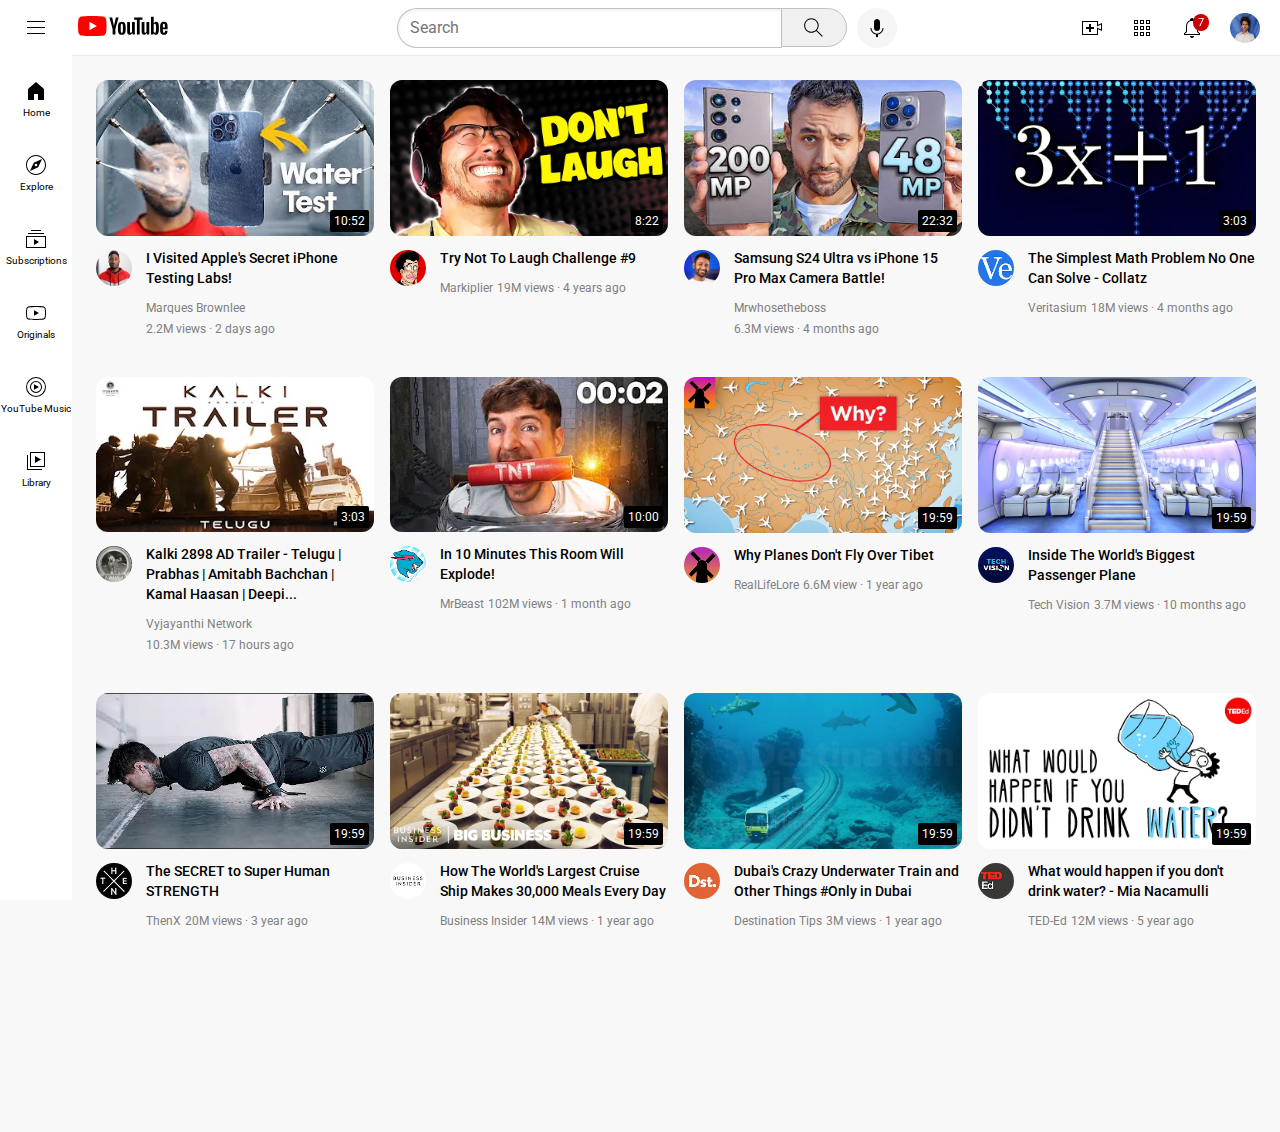
<file: index.html>
<!DOCTYPE html>
<html>
    <head>
        <title>Youtube clone</title>

        <link rel="preconnect" href="https://fonts.googleapis.com">
        <link rel="preconnect" href="https://fonts.gstatic.com" crossorigin>
        <link href="https://fonts.googleapis.com/css2?family=Roboto:ital,wght@0,100;0,300;0,400;0,500;0,700;0,900;1,100;1,300;1,400;1,500;1,700;1,900&display=swap" rel="stylesheet">

        <link rel="stylesheet" href="styles/video.css">
        <link rel="stylesheet" href="styles/general.css">
        <link rel="stylesheet" href="styles/header.css">
        <link rel="stylesheet" href="styles/sidebar.css">

        <link rel="icon" type="image/x-icon" href="/images/favicon.ico">
        <link rel="icon" type="image/x-ico" href="Icons/yt-logo.png">

    </head>
    <body>
        <div class="header">
            <div class="leftside">
                <img class="menubar" src="Icons/hamburger-menu.svg">
                <a href="https://www.youtube.com/"><img class="youtubelogo" src="Icons/youtube-logo.svg"></a>
            </div>
            <div class="center">
                <input class="box" type="text" placeholder="Search">
                <button class="search-button">
                    <img class="search-icon" src="Icons/search.svg">
                    <div class="tooltip">Search</div>
                </button>
                <button class="voice-button">
                    <img class="voice-icon" src="Icons/voice-search-icon.svg">
                    <div class="tooltip">Search with your voice</div>
                </button>
            </div>
            <div class="Rightside">
                <div class="upload-container">
                    <img class="upload" src="Icons/upload.svg">
                    <div class="tooltip">Create</div>
                </div>
                <div class="apps-container">
                    <img class="apps" src="Icons/youtube-apps.svg">
                    <div class="tooltip">YouTube apps</div>
                </div>

                <div class="notification-container">
                    <img class="notifications" src="Icons/notifications.svg">
                    <div class="noti7">7</div>
                    <div class="tooltip">Notifications</div>
                </div>
                <img class="profile" src="Icons/profile.jpg">
            </div>

        </div>

        <div class="sidebar">
            <div class="sidebar-links">
                <img src="sidebar_Icons/home.svg">
                <div>Home</div>
            </div>
            <div class="sidebar-links">
                <img src="sidebar_Icons/explore.svg">
                <div>Explore</div>
            </div>
            <div class="sidebar-links">
                <img src="sidebar_Icons/subscriptions.svg">
                <div>Subscriptions</div>
            </div>
            <div class="sidebar-links">
                <img src="sidebar_Icons/originals.svg">
                <div>Originals</div>
            </div>
            <div class="sidebar-links">
                <img src="sidebar_Icons/youtube-music.svg">
                <div>YouTube Music</div>
            </div>
            <div class="sidebar-links">
                <img src="sidebar_Icons/library.svg">
                <div>Library</div>
            </div>
        </div>


        <div class="video-total">
            <div class="video-preview">
                <div class="Thumbnail">
                    <a href="https://www.youtube.com/watch?v=8reaJG7z-is"><img class="image-1" src="Thumbnails/thumbnail-1.webp"></a>
                    <div class="video-time">10:52</div>
                </div>

                <div class="video-info-grid">
                    <div class="channel-picture">
                        <img class="dp-1" src="DP/channel-1.jpeg">
                    </div>
                    <div class="video-info">
                        <p class="video-title">
                            I Visited Apple's Secret iPhone Testing Labs!
                        </p>
                        <p class="video-author">
                            Marques Brownlee
                        </p>
                        <p class="video-stats">
                            2.2M views 	&#183; 2 days ago
                        </p>
                    </div>
                </div>
            </div>
    
            <div class="video-preview">
                <div class="Thumbnail">
                    <a href="https://www.youtube.com/watch?v=mP0RAo9SKZk"><img class="image-1" src="Thumbnails/thumbnail-2.webp"></a>
                    <div class="video-time">8:22</div>
                </div>
                <div class="video-info-grid">
                    <div class="channel-picture">
                        <img class="dp-1" src="DP/channel-2.jpeg">
                    </div>
                    <div class="video-info">
                        <p class="video-title">
                            Try Not To Laugh Challenge #9
                        </p>
                        <p class="video-author">
                            Markiplier
                        </p>
                        <p class="video-stats">
                            19M views 	&#183; 4 years ago
                        </p>
                    </div>
                </div>
            </div>
    
            <div class="video-preview">
                <div class="Thumbnail">
                    <a href="https://www.youtube.com/watch?v=FgjPQQeTh1w"><img class="image-1" src="Thumbnails/thumbnail-3.webp"></a>
                    <div class="video-time">22:32</div>
                </div>
                <div class="video-info-grid">
                    <div class="channel-picture">
                        <img class="dp-1" src="DP/channel-3.jpeg">
                    </div>
                    <div class="video-info">
                        <p class="video-title"> 
                            Samsung S24 Ultra vs iPhone 15 Pro Max Camera Battle!
                        </p>
                        <p class="video-author">
                            Mrwhosetheboss
                        </p>
                        <p class="video-stats">
                            6.3M views 	&#183; 4 months ago
                        </p>
                    </div>
                </div>
            </div>
    
            <div class="video-preview">
                <div class="Thumbnail">
                    <a href="https://www.youtube.com/watch?v=094y1Z2wpJg"><img class="image-1" src="Thumbnails/thumbnail-4.webp"></a>
                    <div class="video-time">3:03</div>
                </div>
                <div class="video-info-grid">
                    <div class="channel-picture">
                        <img class="dp-1" src="DP/channel-4.jpeg">
                    </div>
                    <div class="video-info">
                        <p class="video-title">
                            The Simplest Math Problem No One Can Solve - Collatz
                        </p>
                        <p class="video-author">
                            Veritasium
                        </p>
                        <p class="video-stats">
                            18M views 	&#183; 4 months ago
                        </p>
                    </div>
                </div>
            </div>
    
            <div class="video-preview">
                <div class="Thumbnail">
                    <a href="https://www.youtube.com/watch?v=y1-w1kUGuz8"><img class="image-1" src="Thumbnails/thumbnail-5.webp"></a>
                    <div class="video-time">3:03</div>
                </div>
                <div class="video-info-grid">
                    <div class="channel-picture">
                        <img class="dp-1" src="DP/channel-5.jpeg">
                    </div>
                    <div class="video-info">
                        <p class="video-title">
                            Kalki 2898 AD Trailer - Telugu | Prabhas | Amitabh Bachchan | Kamal Haasan | Deepi...
                        </p>
                        <p class="video-author">
                            Vyjayanthi Network
                        </p>
                        <p class="video-stats">
                            10.3M views &#183; 17 hours ago
                        </p>
                    </div>
                </div>
            </div>
    
            <div class="video-preview">
                <div class="Thumbnail">
                    <a href="https://www.youtube.com/watch?v=Pv0iVoSZzN8"><img class="image-1" src="Thumbnails/thumbnail-6.webp"></a>
                    <div class="video-time">10:00</div>
                </div>
                <div class="video-info-grid">
                    <div class="channel-picture">
                        <img class="dp-1" src="DP/channel-6.jpeg">
                    </div>
                    <div class="video-info">
                        <p class="video-title">
                            In 10 Minutes This Room Will Explode!
                        </p>
                        <p class="video-author">
                            MrBeast
                        </p>
                        <p class="video-stats">
                            102M views &#183; 1 month ago
                        </p>
                    </div>
                </div>
            </div>

            <div class="video-preview">
                <div class="Thumbnail">
                    <a href="https://www.youtube.com/watch?v=fNVa1qMbF9Y"><img class="image-1" src="Thumbnails/thumbnail-7.webp"></a>
                    <div class="video-time">19:59</div>
                </div>
                <div class="video-info-grid">
                    <div class="channel-picture">
                        <img class="dp-1" src="DP/channel-7.jpeg">
                    </div>
                    <div class="video-info">
                        <p class="video-title">
                            Why Planes Don't Fly Over Tibet
                        </p>
                        <p class="video-author">
                            RealLifeLore
                        </p>
                        <p class="video-stats">
                            6.6M view &#183; 1 year ago
                        </p>
                    </div>
                </div>
            </div>

            <div class="video-preview">
                <div class="Thumbnail">
                    <a href="https://www.youtube.com/watch?v=lFm4EM1juls"><img class="image-1" src="Thumbnails/thumbnail-8.webp"></a>
                    <div class="video-time">19:59</div>
                </div>
                <div class="video-info-grid">
                    <div class="channel-picture">
                        <img class="dp-1" src="DP/channel-8.jpeg">
                    </div>
                    <div class="video-info">
                        <p class="video-title">
                            Inside The World's Biggest Passenger Plane
                        </p>
                        <p class="video-author">
                            Tech Vision
                        </p>
                        <p class="video-stats">
                            3.7M views &#183; 10 months ago
                        </p>
                    </div>
                </div>
            </div>

            <div class="video-preview">
                <div class="Thumbnail">
                    <a href="https://www.youtube.com/watch?v=ixmxOlcrlUc"><img class="image-1" src="Thumbnails/thumbnail-9.webp"></a>
                    <div class="video-time">19:59</div>
                </div>
                <div class="video-info-grid">
                    <div class="channel-picture">
                        <img class="dp-1" src="DP/channel-9.jpeg">
                    </div>
                    <div class="video-info">
                        <p class="video-title">
                            The SECRET to Super Human STRENGTH
                        </p>
                        <p class="video-author">
                            ThenX
                        </p>
                        <p class="video-stats">
                            20M views &#183; 3 year ago
                        </p>
                    </div>
                </div>
            </div>

            <div class="video-preview">
                <div class="Thumbnail">
                    <a href="https://www.youtube.com/watch?v=R2vXbFp5C9o"><img class="image-1" src="Thumbnails/thumbnail-10.webp"></a>
                    <div class="video-time">19:59</div>
                </div>
                <div class="video-info-grid">
                    <div class="channel-picture">
                        <img class="dp-1" src="DP/channel-10.jpeg">
                    </div>
                    <div class="video-info">
                        <p class="video-title">
                            How The World's Largest Cruise Ship Makes 30,000 Meals Every Day
                        </p>
                        <p class="video-author">
                            Business Insider
                        </p>
                        <p class="video-stats">
                            14M views &#183; 1 year ago
                        </p>
                    </div>
                </div>
            </div>

            <div class="video-preview">
                <div class="Thumbnail">
                    <a href="https://www.youtube.com/watch?v=0nZuYyXET3s"><img class="image-1" src="Thumbnails/thumbnail-11.webp"></a>
                    <div class="video-time">19:59</div>
                </div>
                <div class="video-info-grid">
                    <div class="channel-picture">
                        <img class="dp-1" src="DP/channel-11.jpeg">
                    </div>
                    <div class="video-info">
                        <p class="video-title">
                            Dubai's Crazy Underwater Train and Other Things #Only in Dubai
                        </p>
                        <p class="video-author">
                            Destination Tips
                        </p>
                        <p class="video-stats">
                            3M views &#183; 1 year ago
                        </p>
                    </div>
                </div>
            </div>

            <div class="video-preview">
                <div class="Thumbnail">
                    <a href="https://www.youtube.com/watch?v=9iMGFqMmUFs"><img class="image-1" src="Thumbnails/thumbnail-12.webp"></a>
                    <div class="video-time">19:59</div>
                </div>
                <div class="video-info-grid">
                    <div class="channel-picture">
                        <img class="dp-1" src="DP/channel-12.jpeg">
                    </div>
                    <div class="video-info">
                        <p class="video-title">
                            What would happen if you don't drink water? - Mia Nacamulli
                        </p>
                        <p class="video-author">
                            TED-Ed
                        </p>
                        <p class="video-stats">
                            12M views &#183; 5 year ago
                        </p>
                    </div>
                </div>
            </div>

        </div>
        
    </body>
</html>
</file>
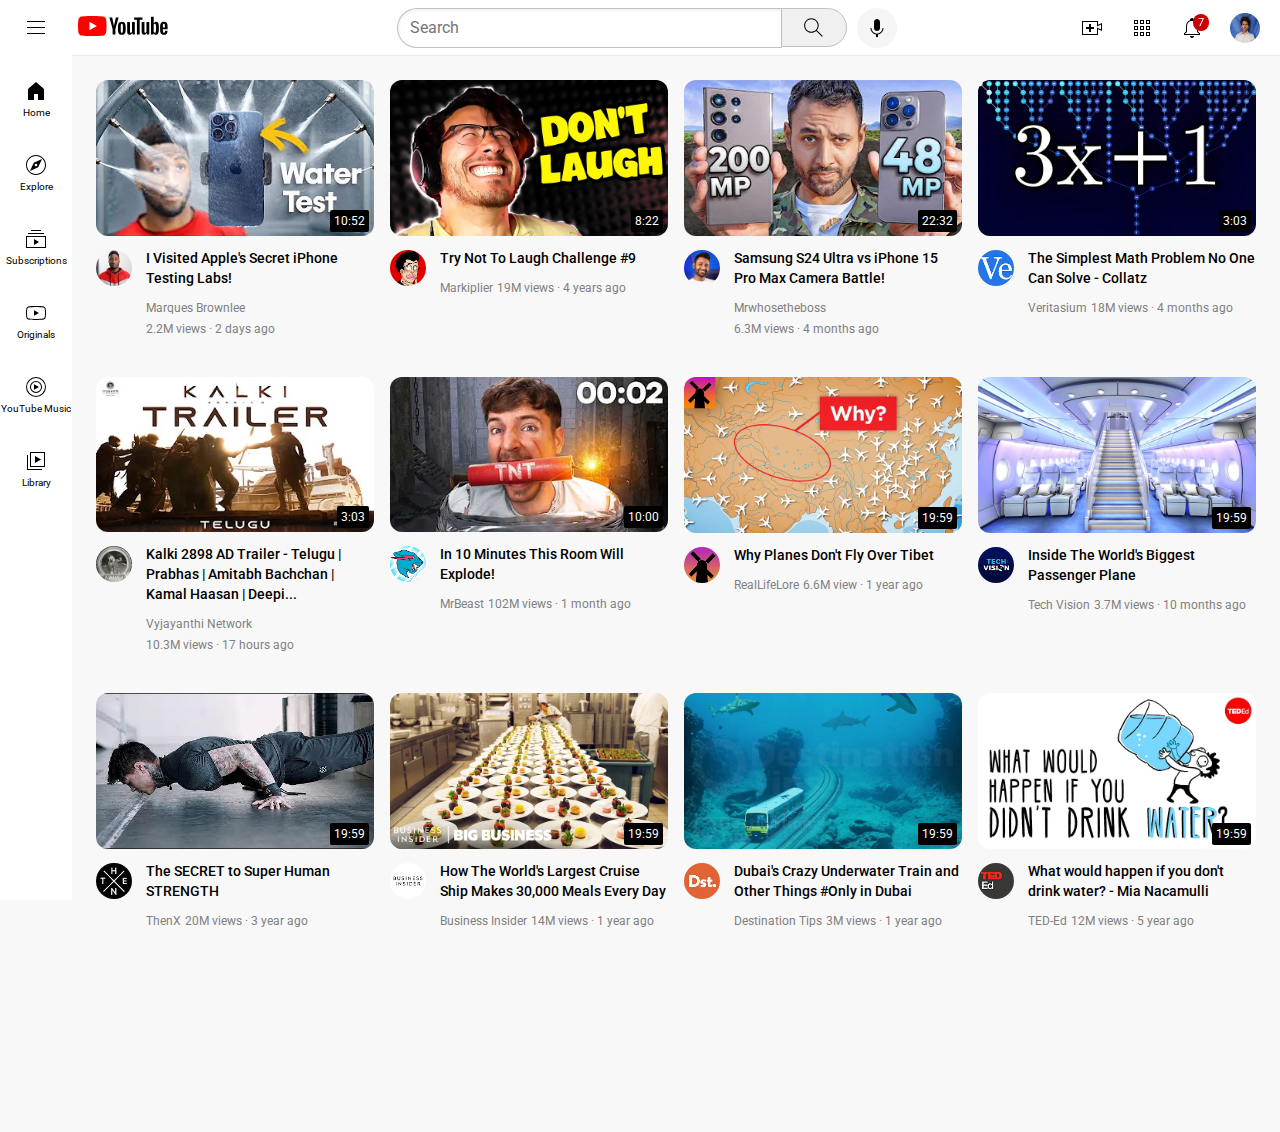
<file: Youtube.html>
<!DOCTYPE html>
<html>
    <head>
        <title>Youtube clone</title>

        <link rel="preconnect" href="https://fonts.googleapis.com">
        <link rel="preconnect" href="https://fonts.gstatic.com" crossorigin>
        <link href="https://fonts.googleapis.com/css2?family=Roboto:ital,wght@0,100;0,300;0,400;0,500;0,700;0,900;1,100;1,300;1,400;1,500;1,700;1,900&display=swap" rel="stylesheet">

        <link rel="stylesheet" href="styles/video.css">
        <link rel="stylesheet" href="styles/general.css">
        <link rel="stylesheet" href="styles/header.css">
        <link rel="stylesheet" href="styles/sidebar.css">

        <link rel="icon" type="image/x-icon" href="/images/favicon.ico">
        <link rel="icon" type="image/x-ico" href="Icons/yt-logo.png">

    </head>
    <body>
        <div class="header">
            <div class="leftside">
                <img class="menubar" src="Icons/hamburger-menu.svg">
                <a href="https://www.youtube.com/"><img class="youtubelogo" src="Icons/youtube-logo.svg"></a>
            </div>
            <div class="center">
                <input class="box" type="text" placeholder="Search">
                <button class="search-button">
                    <img class="search-icon" src="Icons/search.svg">
                    <div class="tooltip">Search</div>
                </button>
                <button class="voice-button">
                    <img class="voice-icon" src="Icons/voice-search-icon.svg">
                    <div class="tooltip">Search with your voice</div>
                </button>
            </div>
            <div class="Rightside">
                <div class="upload-container">
                    <img class="upload" src="Icons/upload.svg">
                    <div class="tooltip">Create</div>
                </div>
                <div class="apps-container">
                    <img class="apps" src="Icons/youtube-apps.svg">
                    <div class="tooltip">YouTube apps</div>
                </div>

                <div class="notification-container">
                    <img class="notifications" src="Icons/notifications.svg">
                    <div class="noti7">7</div>
                    <div class="tooltip">Notifications</div>
                </div>
                <img class="profile" src="Icons/profile.jpg">
            </div>

        </div>

        <div class="sidebar">
            <div class="sidebar-links">
                <img src="sidebar_Icons/home.svg">
                <div>Home</div>
            </div>
            <div class="sidebar-links">
                <img src="sidebar_Icons/explore.svg">
                <div>Explore</div>
            </div>
            <div class="sidebar-links">
                <img src="sidebar_Icons/subscriptions.svg">
                <div>Subscriptions</div>
            </div>
            <div class="sidebar-links">
                <img src="sidebar_Icons/originals.svg">
                <div>Originals</div>
            </div>
            <div class="sidebar-links">
                <img src="sidebar_Icons/youtube-music.svg">
                <div>YouTube Music</div>
            </div>
            <div class="sidebar-links">
                <img src="sidebar_Icons/library.svg">
                <div>Library</div>
            </div>
        </div>


        <div class="video-total">
            <div class="video-preview">
                <div class="Thumbnail">
                    <a href="https://www.youtube.com/watch?v=8reaJG7z-is"><img class="image-1" src="Thumbnails/thumbnail-1.webp"></a>
                    <div class="video-time">10:52</div>
                </div>

                <div class="video-info-grid">
                    <div class="channel-picture">
                        <img class="dp-1" src="DP/channel-1.jpeg">
                    </div>
                    <div class="video-info">
                        <p class="video-title">
                            I Visited Apple's Secret iPhone Testing Labs!
                        </p>
                        <p class="video-author">
                            Marques Brownlee
                        </p>
                        <p class="video-stats">
                            2.2M views 	&#183; 2 days ago
                        </p>
                    </div>
                </div>
            </div>
    
            <div class="video-preview">
                <div class="Thumbnail">
                    <a href="https://www.youtube.com/watch?v=mP0RAo9SKZk"><img class="image-1" src="Thumbnails/thumbnail-2.webp"></a>
                    <div class="video-time">8:22</div>
                </div>
                <div class="video-info-grid">
                    <div class="channel-picture">
                        <img class="dp-1" src="DP/channel-2.jpeg">
                    </div>
                    <div class="video-info">
                        <p class="video-title">
                            Try Not To Laugh Challenge #9
                        </p>
                        <p class="video-author">
                            Markiplier
                        </p>
                        <p class="video-stats">
                            19M views 	&#183; 4 years ago
                        </p>
                    </div>
                </div>
            </div>
    
            <div class="video-preview">
                <div class="Thumbnail">
                    <a href="https://www.youtube.com/watch?v=FgjPQQeTh1w"><img class="image-1" src="Thumbnails/thumbnail-3.webp"></a>
                    <div class="video-time">22:32</div>
                </div>
                <div class="video-info-grid">
                    <div class="channel-picture">
                        <img class="dp-1" src="DP/channel-3.jpeg">
                    </div>
                    <div class="video-info">
                        <p class="video-title"> 
                            Samsung S24 Ultra vs iPhone 15 Pro Max Camera Battle!
                        </p>
                        <p class="video-author">
                            Mrwhosetheboss
                        </p>
                        <p class="video-stats">
                            6.3M views 	&#183; 4 months ago
                        </p>
                    </div>
                </div>
            </div>
    
            <div class="video-preview">
                <div class="Thumbnail">
                    <a href="https://www.youtube.com/watch?v=094y1Z2wpJg"><img class="image-1" src="Thumbnails/thumbnail-4.webp"></a>
                    <div class="video-time">3:03</div>
                </div>
                <div class="video-info-grid">
                    <div class="channel-picture">
                        <img class="dp-1" src="DP/channel-4.jpeg">
                    </div>
                    <div class="video-info">
                        <p class="video-title">
                            The Simplest Math Problem No One Can Solve - Collatz
                        </p>
                        <p class="video-author">
                            Veritasium
                        </p>
                        <p class="video-stats">
                            18M views 	&#183; 4 months ago
                        </p>
                    </div>
                </div>
            </div>
    
            <div class="video-preview">
                <div class="Thumbnail">
                    <a href="https://www.youtube.com/watch?v=y1-w1kUGuz8"><img class="image-1" src="Thumbnails/thumbnail-5.webp"></a>
                    <div class="video-time">3:03</div>
                </div>
                <div class="video-info-grid">
                    <div class="channel-picture">
                        <img class="dp-1" src="DP/channel-5.jpeg">
                    </div>
                    <div class="video-info">
                        <p class="video-title">
                            Kalki 2898 AD Trailer - Telugu | Prabhas | Amitabh Bachchan | Kamal Haasan | Deepi...
                        </p>
                        <p class="video-author">
                            Vyjayanthi Network
                        </p>
                        <p class="video-stats">
                            10.3M views &#183; 17 hours ago
                        </p>
                    </div>
                </div>
            </div>
    
            <div class="video-preview">
                <div class="Thumbnail">
                    <a href="https://www.youtube.com/watch?v=Pv0iVoSZzN8"><img class="image-1" src="Thumbnails/thumbnail-6.webp"></a>
                    <div class="video-time">10:00</div>
                </div>
                <div class="video-info-grid">
                    <div class="channel-picture">
                        <img class="dp-1" src="DP/channel-6.jpeg">
                    </div>
                    <div class="video-info">
                        <p class="video-title">
                            In 10 Minutes This Room Will Explode!
                        </p>
                        <p class="video-author">
                            MrBeast
                        </p>
                        <p class="video-stats">
                            102M views &#183; 1 month ago
                        </p>
                    </div>
                </div>
            </div>

            <div class="video-preview">
                <div class="Thumbnail">
                    <a href="https://www.youtube.com/watch?v=fNVa1qMbF9Y"><img class="image-1" src="Thumbnails/thumbnail-7.webp"></a>
                    <div class="video-time">19:59</div>
                </div>
                <div class="video-info-grid">
                    <div class="channel-picture">
                        <img class="dp-1" src="DP/channel-7.jpeg">
                    </div>
                    <div class="video-info">
                        <p class="video-title">
                            Why Planes Don't Fly Over Tibet
                        </p>
                        <p class="video-author">
                            RealLifeLore
                        </p>
                        <p class="video-stats">
                            6.6M view &#183; 1 year ago
                        </p>
                    </div>
                </div>
            </div>

            <div class="video-preview">
                <div class="Thumbnail">
                    <a href="https://www.youtube.com/watch?v=lFm4EM1juls"><img class="image-1" src="Thumbnails/thumbnail-8.webp"></a>
                    <div class="video-time">19:59</div>
                </div>
                <div class="video-info-grid">
                    <div class="channel-picture">
                        <img class="dp-1" src="DP/channel-8.jpeg">
                    </div>
                    <div class="video-info">
                        <p class="video-title">
                            Inside The World's Biggest Passenger Plane
                        </p>
                        <p class="video-author">
                            Tech Vision
                        </p>
                        <p class="video-stats">
                            3.7M views &#183; 10 months ago
                        </p>
                    </div>
                </div>
            </div>

            <div class="video-preview">
                <div class="Thumbnail">
                    <a href="https://www.youtube.com/watch?v=ixmxOlcrlUc"><img class="image-1" src="Thumbnails/thumbnail-9.webp"></a>
                    <div class="video-time">19:59</div>
                </div>
                <div class="video-info-grid">
                    <div class="channel-picture">
                        <img class="dp-1" src="DP/channel-9.jpeg">
                    </div>
                    <div class="video-info">
                        <p class="video-title">
                            The SECRET to Super Human STRENGTH
                        </p>
                        <p class="video-author">
                            ThenX
                        </p>
                        <p class="video-stats">
                            20M views &#183; 3 year ago
                        </p>
                    </div>
                </div>
            </div>

            <div class="video-preview">
                <div class="Thumbnail">
                    <a href="https://www.youtube.com/watch?v=R2vXbFp5C9o"><img class="image-1" src="Thumbnails/thumbnail-10.webp"></a>
                    <div class="video-time">19:59</div>
                </div>
                <div class="video-info-grid">
                    <div class="channel-picture">
                        <img class="dp-1" src="DP/channel-10.jpeg">
                    </div>
                    <div class="video-info">
                        <p class="video-title">
                            How The World's Largest Cruise Ship Makes 30,000 Meals Every Day
                        </p>
                        <p class="video-author">
                            Business Insider
                        </p>
                        <p class="video-stats">
                            14M views &#183; 1 year ago
                        </p>
                    </div>
                </div>
            </div>

            <div class="video-preview">
                <div class="Thumbnail">
                    <a href="https://www.youtube.com/watch?v=0nZuYyXET3s"><img class="image-1" src="Thumbnails/thumbnail-11.webp"></a>
                    <div class="video-time">19:59</div>
                </div>
                <div class="video-info-grid">
                    <div class="channel-picture">
                        <img class="dp-1" src="DP/channel-11.jpeg">
                    </div>
                    <div class="video-info">
                        <p class="video-title">
                            Dubai's Crazy Underwater Train and Other Things #Only in Dubai
                        </p>
                        <p class="video-author">
                            Destination Tips
                        </p>
                        <p class="video-stats">
                            3M views &#183; 1 year ago
                        </p>
                    </div>
                </div>
            </div>

            <div class="video-preview">
                <div class="Thumbnail">
                    <a href="https://www.youtube.com/watch?v=9iMGFqMmUFs"><img class="image-1" src="Thumbnails/thumbnail-12.webp"></a>
                    <div class="video-time">19:59</div>
                </div>
                <div class="video-info-grid">
                    <div class="channel-picture">
                        <img class="dp-1" src="DP/channel-12.jpeg">
                    </div>
                    <div class="video-info">
                        <p class="video-title">
                            What would happen if you don't drink water? - Mia Nacamulli
                        </p>
                        <p class="video-author">
                            TED-Ed
                        </p>
                        <p class="video-stats">
                            12M views &#183; 5 year ago
                        </p>
                    </div>
                </div>
            </div>

        </div>
        
    </body>
</html>
</file>
<file: styles/video.css>
.image-1 {
    width: 100%;
    border-radius: 12px;
}

.video-title {
    display: inline-block;
    font-size: 14px;
    line-height: 20px;
    font-weight: 500;
    margin-top: 8px;
    margin-bottom: 10px;
}

.video-author,
.video-stats {
    display: inline-block;
    font-family: Roboto;
    color: grey;
    font-size: 12px;
    font-weight: 400;
}

.video-author {
    margin-bottom: 4px;
}

.dp-1 {
    width: 36px;
    border-radius: 50px;
}

.video-info-grid {
    display: grid;
    grid-template-columns: 50px 1fr;
}

.channel-picture {
    vertical-align: top;
    margin-top: 10px;
    margin-right: 12px;
}



.video-total {
    display: grid;
    grid-template-columns: 1fr 1fr 1fr ;
    column-gap: 16px;
    row-gap: 40px;
}

@media (max-width: 750px) {
    .video-total {
        display: grid;
        grid-template-columns: 1fr 1fr;
    }
}

@media (min-width: 751px) and (max-width:999px) {
    .video-total {
        display: grid;
        grid-template-columns: 1fr 1fr 1fr;
    }
}

@media (min-width:1000px) {
    .video-total {
        display: grid;
        grid-template-columns: 1fr 1fr 1fr 1fr;
    }
}

.Thumbnail {
    position: relative;
}
.video-time {
    font-family: Roboto, Arial;
    font-size: 12px;
    padding-left: 4px;
    padding-right: 4px;
    padding-top: 4px;
    padding-bottom: 4px;
    background-color: black;
    border-radius: 2px;
    color: white;
    position: absolute;
    right: 5px;
    bottom: 8px;
}
</file>
<file: styles/general.css>
p {
    font-family: Roboto, Arial;
    margin-top: 0px;
    margin-bottom: 0px;
}

body {
    margin: 0;
    padding-top: 80px;
    padding-left: 96px;
    padding-right: 24px;
    background-color: rgb(248, 248, 248);
    padding-bottom: 200px;
}
</file>
<file: styles/header.css>
.header {
    height: 55px;
    display: flex;
    flex-direction: row;
    justify-content: space-between;

    position: fixed;
    left: 0;
    right: 0;
    top: 0;
    background-color: white;
    border-bottom-width: 1px;
    border-bottom-style: solid;
    border-bottom-color: rgb(233, 233, 233);
    z-index: 100;
}

.leftside {
    display: flex;
    align-items: center;
}
.menubar {
    height: 24px;
    margin-left: 24px;
    margin-right: 20px;
    cursor: pointer;
}
.youtubelogo {
    height: 20px;
    cursor: pointer;
    padding-left: 10px;
    padding-top: 5px;
    padding-bottom: 5px;
    padding-right: 10px;
}
.youtubelogo:hover {
    background-color: rgb(248, 248, 248);
    opacity: 1;
}
.center {
    flex: 1;
    display: flex;
    margin-left: 70px;
    margin-right: 35px;
    max-width: 500px;
    align-items: center;
}

.box::placeholder {
    font-family: Roboto, Arial;
    font-size: 16px;
}
.box {
    height: 36px;
    width: 0;
    flex: 1;
    padding-left: 12px;
    border-radius: 2px;
    font-size: 16px;
    border-width: 1px;
    border-style: solid;
    border-top-left-radius: 50px;
    border-bottom-left-radius: 50px;
    border-color: rgb(192, 192, 192);
    box-shadow: inset 1px 2px 3px rgba(0, 0, 0, 0.05);
}
.search-button {
    height: 39px;
    width: 66px;
    border-width: 1px;
    border-style: solid;
    margin-left: -1px;
    background-color: rgb(240, 240, 240);
    border-color: rgb(192, 192, 192);
    border-top-right-radius: 50px;
    border-bottom-right-radius: 50px;
    margin-right: 10px;
}

.search-button,
.voice-button,
.upload-container,
.apps-container,
.notification-container {
    display: flex;
    justify-content: center;
    align-items: center;
    position: relative;
    cursor: pointer;
}

.search-button .tooltip,
.voice-button .tooltip,
.upload-container .tooltip,
.apps-container .tooltip,
.notification-container .tooltip {
    font-family: Roboto, Arial;
    font-size: 12px;
    position: absolute;
    background-color: gray;
    color: white;
    padding-left: 8px;
    padding-right: 8px;
    padding-top: 4px;
    padding-bottom: 4px;
    border-radius: 3px;
    bottom: -30px;
    opacity: 0;
    transition: opacity 0.15s;
    pointer-events: none;
    white-space: nowrap;
}

.search-button:hover .tooltip,
.voice-button:hover .tooltip,
.upload-container:hover .tooltip,
.apps-container:hover .tooltip,
.notification-container:hover .tooltip {
    opacity: 1;
}
.search-icon {
    height: 25px;
}
.voice-button {
    height: 40px;
    width: 40px;
    border-radius: 20px;
    border: none;
    background-color: rgb(245, 245, 245);
}
.voice-icon {
    height: 24px;
}

.Rightside {
    width: 180px;
    display: flex;
    align-items: center;
    justify-content: space-between;
    margin-right: 20px;
    flex-shrink: 0;
}
.upload {
    height: 24px;
}
.apps {
    height: 24px;
}
.notifications {
    height: 24px;
}
.notification-container {
    position: relative;
}
.noti7 {
    position: absolute;
    top: -2px;
    right: -5px;
    background-color: rgb(200, 0, 0);
    color: white;
    font-family: Roboto, Arial;
    font-size: 11px;
    padding-left: 5px;
    padding-right: 5px;
    padding-top: 2px;
    padding-bottom: 2px;
    border-radius: 10px;

}
.profile {
    height: 30px;
    width: 30px;
    border-radius: 15px;
    cursor: pointer;
}
</file>
<file: styles/sidebar.css>
.sidebar {
    position: fixed;
    left: 0;
    bottom: 0;
    background-color: white;
    top: 55px;
    width: 72px;
    z-index: 200;
    padding-top: 6px;
}

.sidebar-links {
    height: 74px;
    display: flex;
    justify-content: center;
    flex-direction: column;
    align-items: center;
    cursor: pointer;
}

.sidebar-links:hover {
    background-color: rgb(232, 232, 232);

}

.sidebar-links img {
    height: 24px;
    margin-bottom: 4px;
}
.sidebar-links div {
    font-family: Roboto, Arial;
    font-size: 10px;

}
</file>
